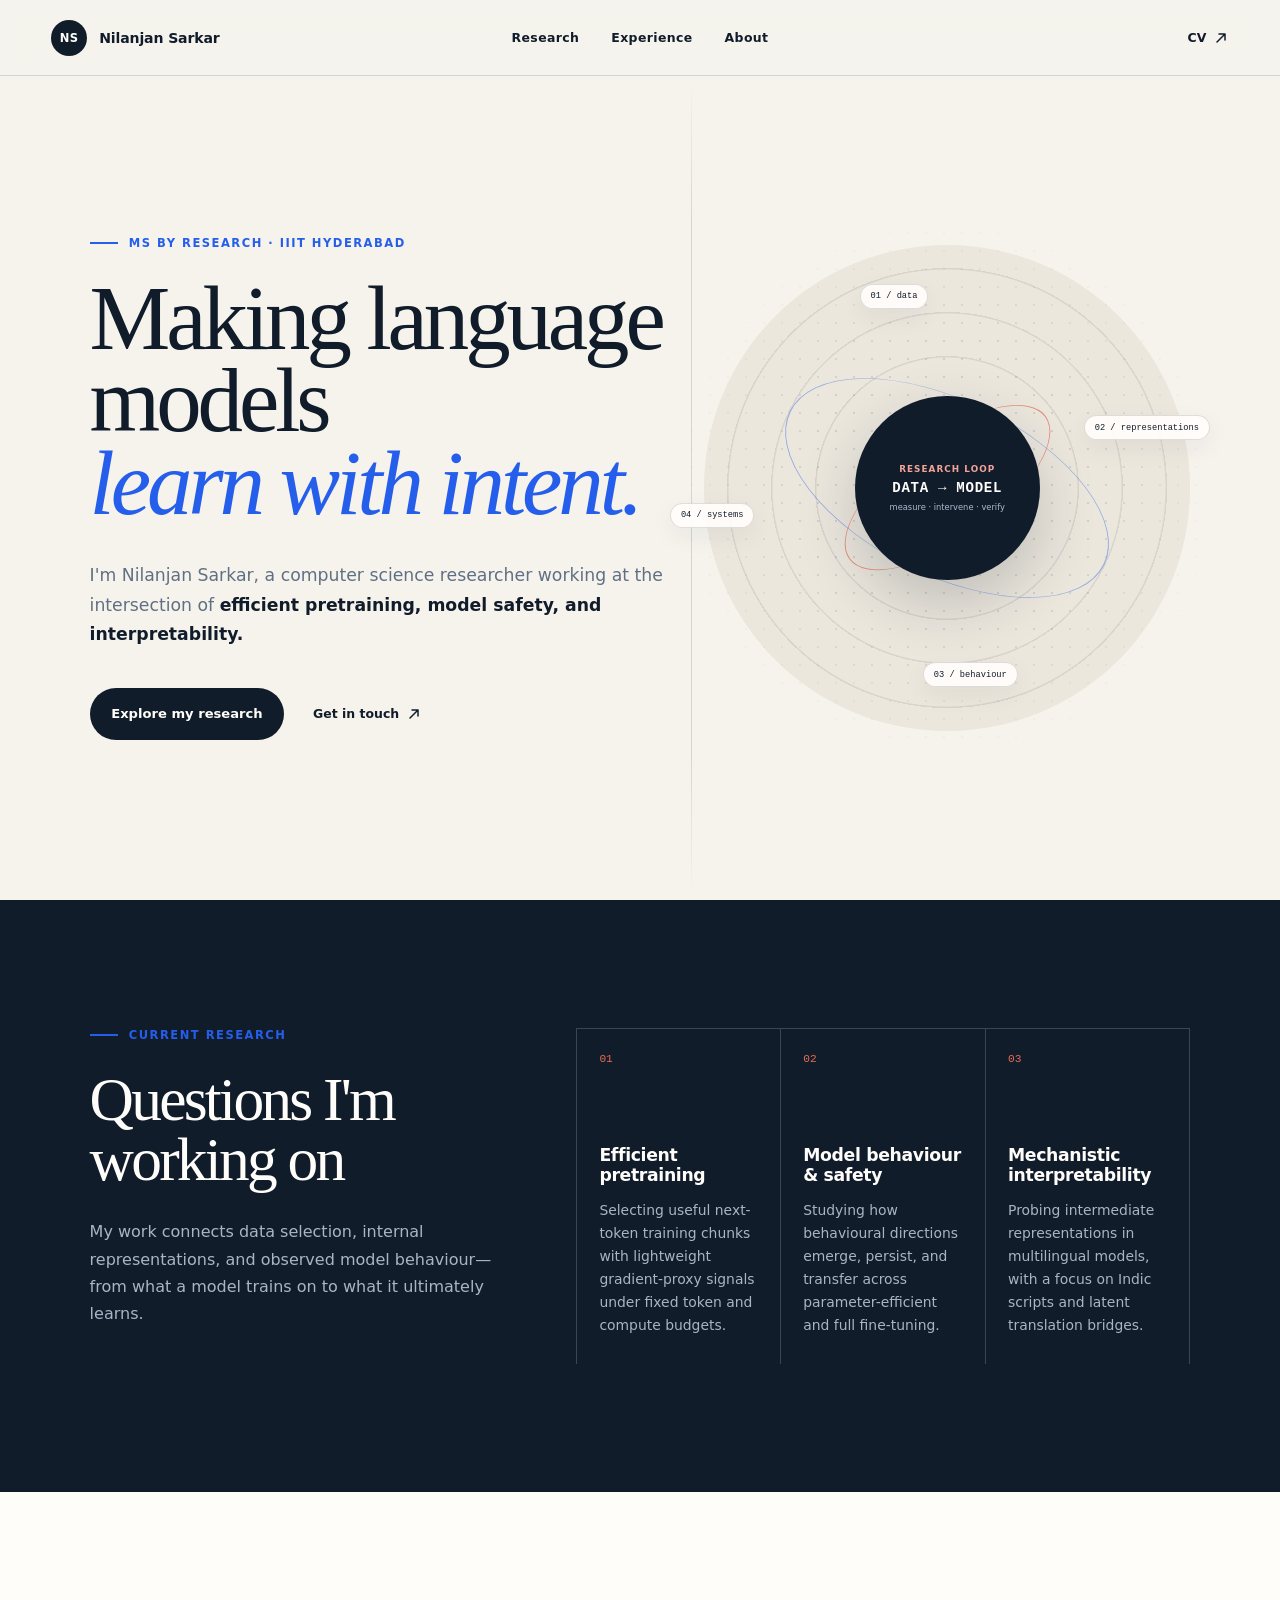
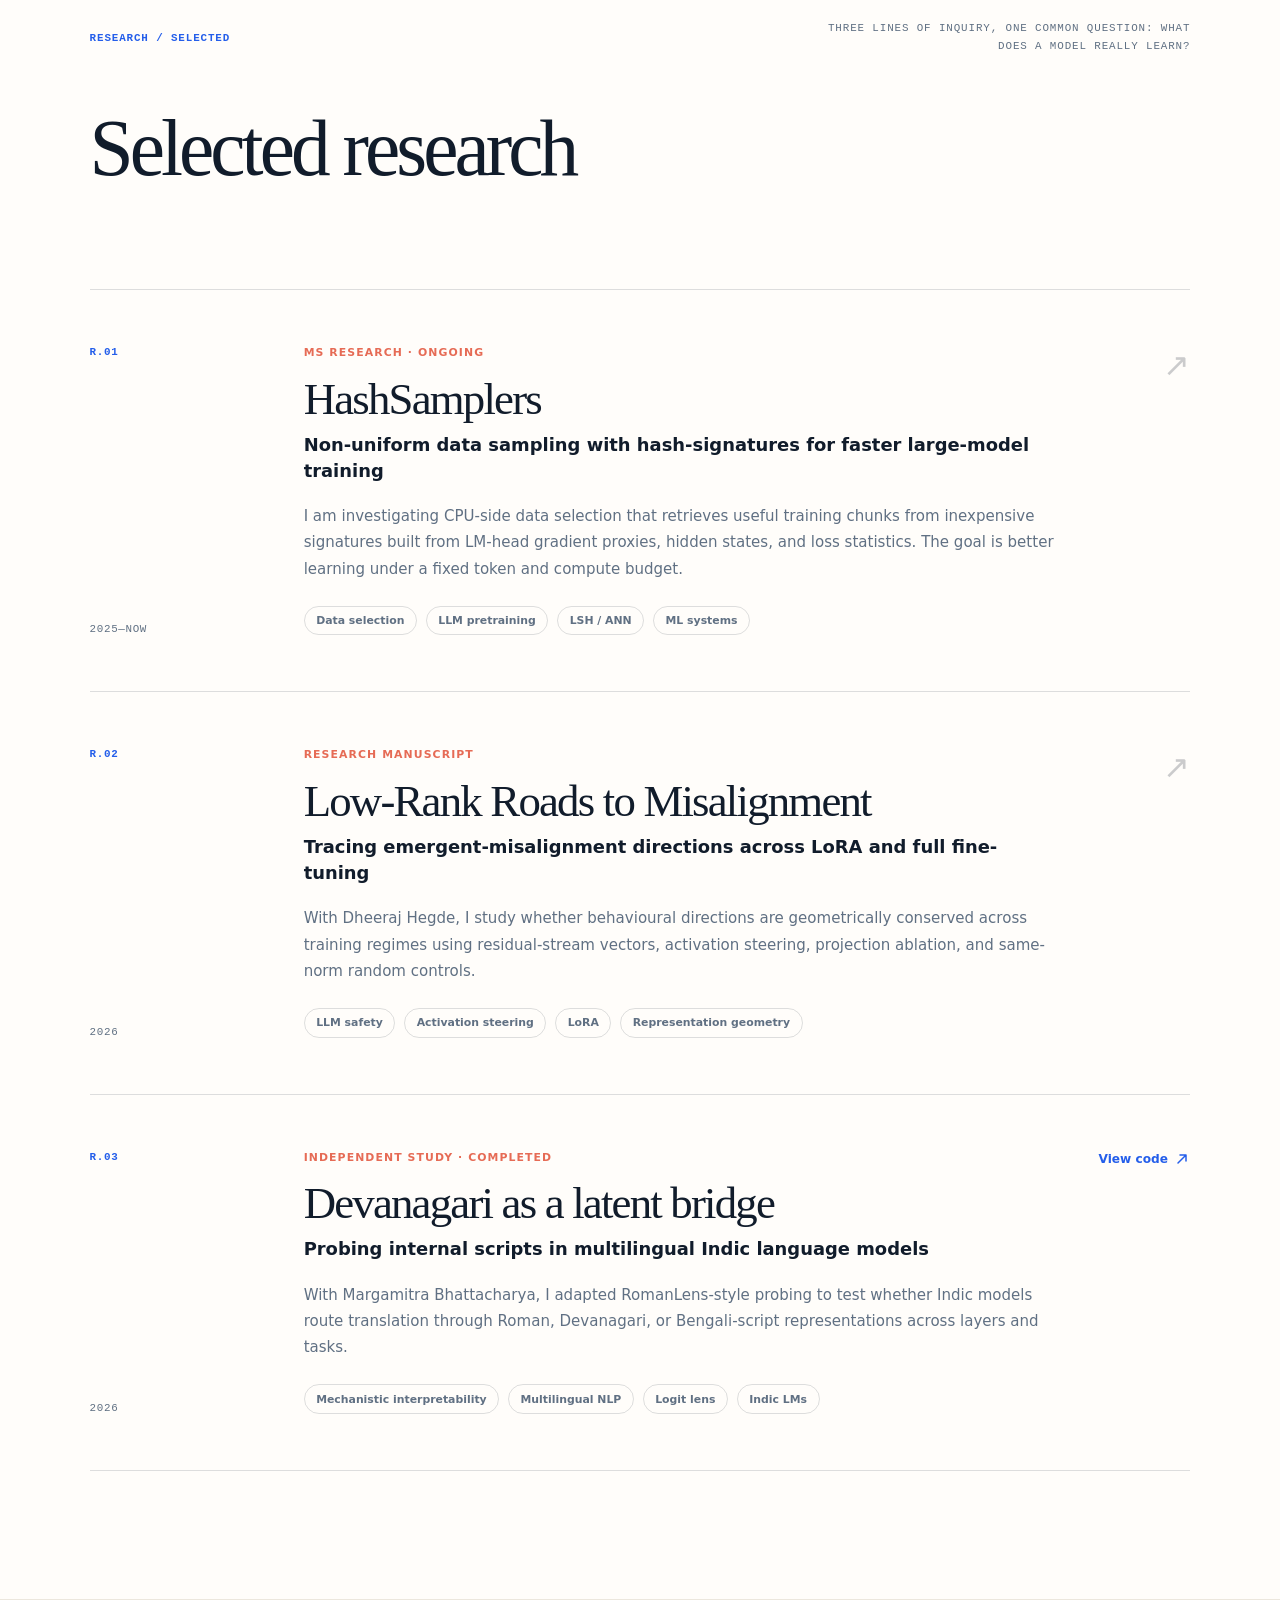
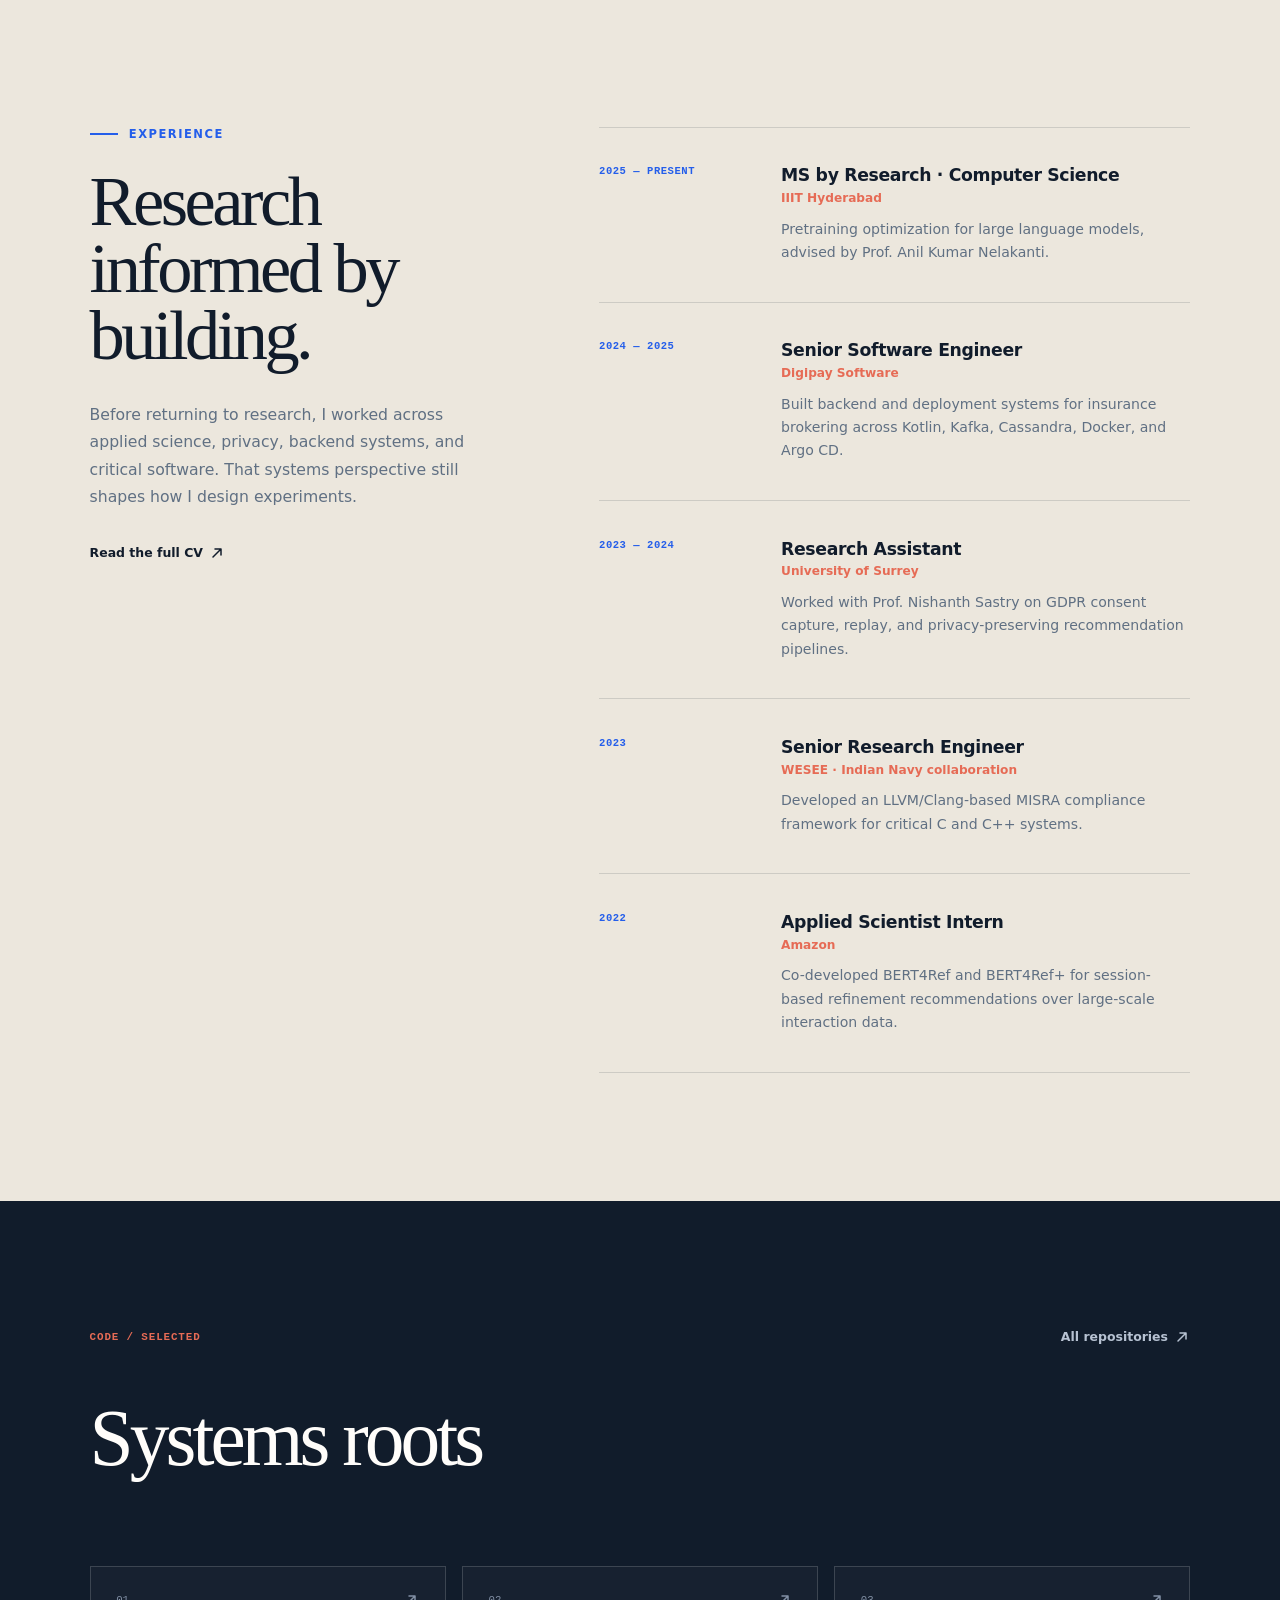
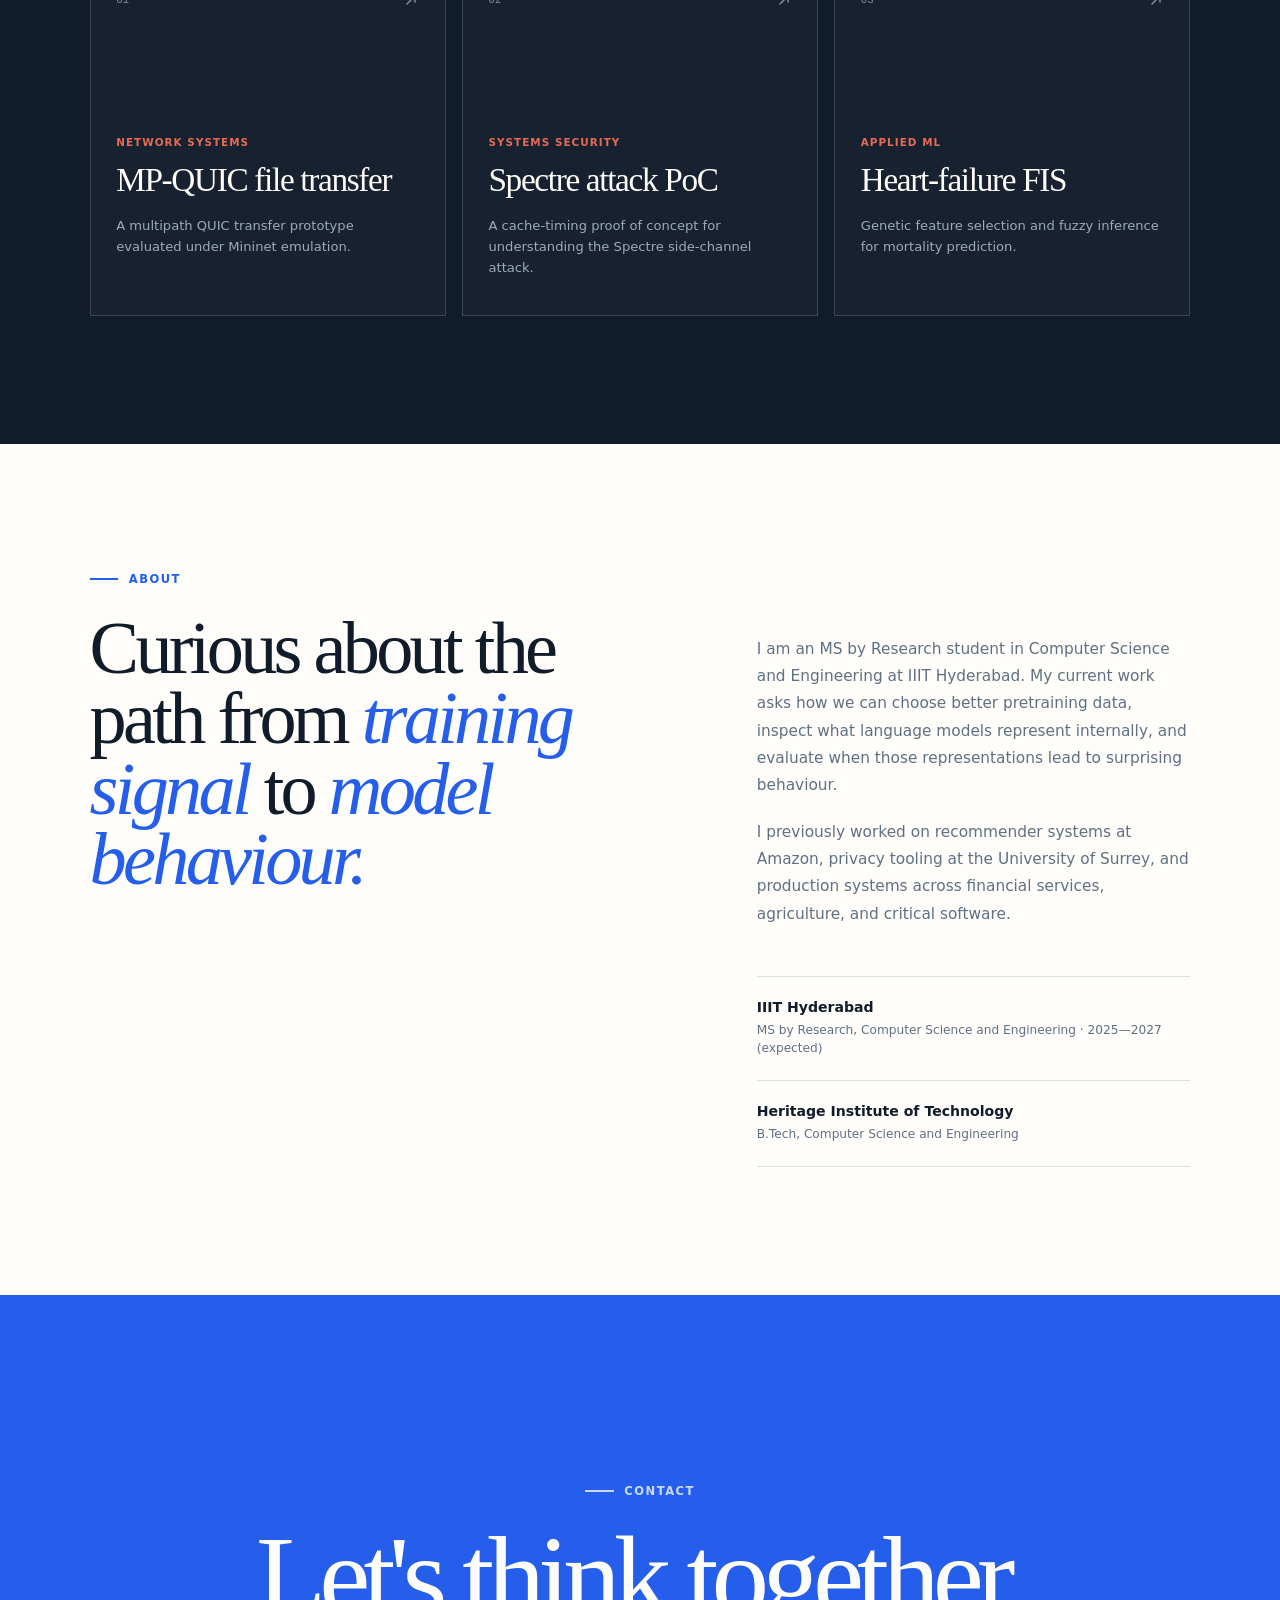
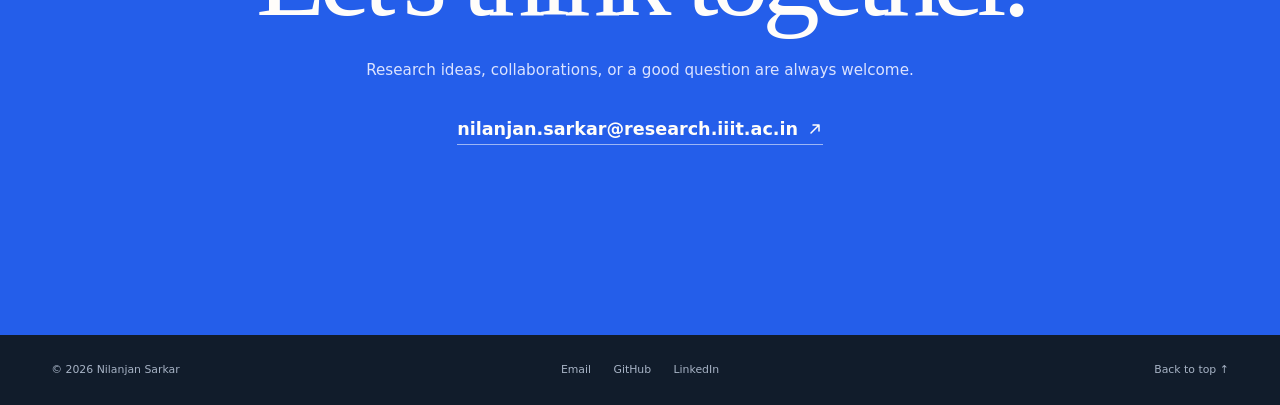
<file: index.html>
<!doctype html>
<html lang="en">
<head>
  <meta charset="utf-8">
  <meta name="viewport" content="width=device-width, initial-scale=1">
  <meta name="description" content="Nilanjan Sarkar — research in efficient language-model pretraining, model safety, mechanistic interpretability, and ML systems at IIIT Hyderabad.">
  <meta name="theme-color" content="#f6f3ed">
  <meta property="og:title" content="Nilanjan Sarkar — AI Researcher">
  <meta property="og:description" content="Research in efficient pretraining, model safety, mechanistic interpretability, and ML systems.">
  <meta property="og:type" content="website">
  <meta property="og:url" content="https://nilansa.github.io/old.nsbits.github.io/">
  <link rel="canonical" href="https://nilansa.github.io/old.nsbits.github.io/">
  <link rel="icon" href="favicon.svg" type="image/svg+xml">
  <link rel="stylesheet" href="styles.css">
  <title>Nilanjan Sarkar — AI Researcher</title>
  <script type="application/ld+json">
  {
    "@context": "https://schema.org",
    "@type": "Person",
    "name": "Nilanjan Sarkar",
    "url": "https://nilansa.github.io/old.nsbits.github.io/",
    "affiliation": {"@type": "CollegeOrUniversity", "name": "IIIT Hyderabad"},
    "sameAs": ["https://github.com/nilansa", "https://linkedin.com/in/nilansarkar"],
    "knowsAbout": ["Large language model pretraining", "AI safety", "Mechanistic interpretability", "Machine learning systems"]
  }
  </script>
</head>
<body>
  <a class="skip-link" href="#main-content">Skip to content</a>

  <header class="site-header">
    <a class="wordmark" href="#top" aria-label="Nilanjan Sarkar, home">
      <span class="wordmark-mark">NS</span>
      <span class="wordmark-name">Nilanjan Sarkar</span>
    </a>

    <nav class="site-nav" aria-label="Main navigation">
      <a href="#research">Research</a>
      <a href="#work">Experience</a>
      <a href="#about">About</a>
    </nav>

    <a class="header-link" href="Nilanjan_Sarkar_Resume_May2026.pdf" target="_blank" rel="noreferrer">
      CV <svg aria-hidden="true" viewBox="0 0 16 16"><path d="M4 12 12 4M6 4h6v6"/></svg>
    </a>
  </header>

  <main id="main-content">
    <section class="hero" id="top">
      <div class="hero-copy">
        <p class="eyebrow"><span></span> MS by Research · IIIT Hyderabad</p>
        <h1>Making language models <em>learn with intent.</em></h1>
        <p class="hero-intro">
          I&apos;m Nilanjan Sarkar, a computer science researcher working at the intersection of
          <strong>efficient pretraining, model safety, and interpretability.</strong>
        </p>
        <div class="hero-actions">
          <a class="button button-primary" href="#research">Explore my research</a>
          <a class="text-link" href="mailto:nilanjan.sarkar@research.iiit.ac.in">
            Get in touch <svg aria-hidden="true" viewBox="0 0 16 16"><path d="M4 12 12 4M6 4h6v6"/></svg>
          </a>
        </div>
      </div>

      <div class="hero-visual" role="img" aria-label="Research themes: data, representations, behaviour, and systems">
        <div class="visual-orbit orbit-one"></div>
        <div class="visual-orbit orbit-two"></div>
        <div class="visual-core">
          <span class="core-kicker">Research loop</span>
          <strong>DATA → MODEL</strong>
          <span>measure · intervene · verify</span>
        </div>
        <span class="visual-label label-one">01 / data</span>
        <span class="visual-label label-two">02 / representations</span>
        <span class="visual-label label-three">03 / behaviour</span>
        <span class="visual-label label-four">04 / systems</span>
      </div>
    </section>

    <section class="research-preview section-shell" id="research">
      <div class="section-heading">
        <p class="eyebrow"><span></span> Current research</p>
        <h2>Questions I&apos;m working on</h2>
        <p>
          My work connects data selection, internal representations, and observed model behaviour—
          from what a model trains on to what it ultimately learns.
        </p>
      </div>

      <div class="research-grid">
        <article class="research-card">
          <div class="card-number">01</div>
          <h3>Efficient pretraining</h3>
          <p>Selecting useful next-token training chunks with lightweight gradient-proxy signals under fixed token and compute budgets.</p>
        </article>
        <article class="research-card">
          <div class="card-number">02</div>
          <h3>Model behaviour &amp; safety</h3>
          <p>Studying how behavioural directions emerge, persist, and transfer across parameter-efficient and full fine-tuning.</p>
        </article>
        <article class="research-card">
          <div class="card-number">03</div>
          <h3>Mechanistic interpretability</h3>
          <p>Probing intermediate representations in multilingual models, with a focus on Indic scripts and latent translation bridges.</p>
        </article>
      </div>
    </section>

    <section class="projects-section section-shell" aria-labelledby="selected-research-title">
      <div class="section-label-row">
        <p class="section-index">RESEARCH / SELECTED</p>
        <p class="section-note">Three lines of inquiry, one common question: what does a model really learn?</p>
      </div>
      <h2 class="display-title" id="selected-research-title">Selected research</h2>

      <div class="projects-list">
        <article class="project-row">
          <div class="project-code"><span>R.01</span><span>2025—NOW</span></div>
          <div class="project-body">
            <p class="project-status">MS research · ongoing</p>
            <h3>HashSamplers</h3>
            <h4>Non-uniform data sampling with hash-signatures for faster large-model training</h4>
            <p>I am investigating CPU-side data selection that retrieves useful training chunks from inexpensive signatures built from LM-head gradient proxies, hidden states, and loss statistics. The goal is better learning under a fixed token and compute budget.</p>
            <ul class="tag-list" aria-label="HashSamplers topics">
              <li>Data selection</li><li>LLM pretraining</li><li>LSH / ANN</li><li>ML systems</li>
            </ul>
          </div>
          <div class="project-end" aria-hidden="true">↗</div>
        </article>

        <article class="project-row">
          <div class="project-code"><span>R.02</span><span>2026</span></div>
          <div class="project-body">
            <p class="project-status">Research manuscript</p>
            <h3>Low-Rank Roads to Misalignment</h3>
            <h4>Tracing emergent-misalignment directions across LoRA and full fine-tuning</h4>
            <p>With Dheeraj Hegde, I study whether behavioural directions are geometrically conserved across training regimes using residual-stream vectors, activation steering, projection ablation, and same-norm random controls.</p>
            <ul class="tag-list" aria-label="Low-Rank Roads to Misalignment topics">
              <li>LLM safety</li><li>Activation steering</li><li>LoRA</li><li>Representation geometry</li>
            </ul>
          </div>
          <div class="project-end" aria-hidden="true">↗</div>
        </article>

        <article class="project-row">
          <div class="project-code"><span>R.03</span><span>2026</span></div>
          <div class="project-body">
            <p class="project-status">Independent study · completed</p>
            <h3>Devanagari as a latent bridge</h3>
            <h4>Probing internal scripts in multilingual Indic language models</h4>
            <p>With Margamitra Bhattacharya, I adapted RomanLens-style probing to test whether Indic models route translation through Roman, Devanagari, or Bengali-script representations across layers and tasks.</p>
            <ul class="tag-list" aria-label="Devanagari latent bridge topics">
              <li>Mechanistic interpretability</li><li>Multilingual NLP</li><li>Logit lens</li><li>Indic LMs</li>
            </ul>
          </div>
          <div class="project-end">
            <a href="https://github.com/nilansa/swiGLU-inlp" target="_blank" rel="noreferrer" aria-label="View code for Devanagari as a latent bridge">
              View code <svg aria-hidden="true" viewBox="0 0 16 16"><path d="M4 12 12 4M6 4h6v6"/></svg>
            </a>
          </div>
        </article>
      </div>
    </section>

    <section class="experience-section section-shell" id="work" aria-labelledby="experience-title">
      <div class="experience-intro">
        <p class="eyebrow"><span></span> Experience</p>
        <h2 class="display-title" id="experience-title">Research informed by building.</h2>
        <p>Before returning to research, I worked across applied science, privacy, backend systems, and critical software. That systems perspective still shapes how I design experiments.</p>
        <a class="text-link" href="Nilanjan_Sarkar_Resume_May2026.pdf" target="_blank" rel="noreferrer">
          Read the full CV <svg aria-hidden="true" viewBox="0 0 16 16"><path d="M4 12 12 4M6 4h6v6"/></svg>
        </a>
      </div>

      <div class="timeline">
        <article class="timeline-item">
          <p class="timeline-date">2025 — PRESENT</p>
          <div><h3>MS by Research · Computer Science</h3><p class="timeline-place">IIIT Hyderabad</p><p class="timeline-detail">Pretraining optimization for large language models, advised by Prof. Anil Kumar Nelakanti.</p></div>
        </article>
        <article class="timeline-item">
          <p class="timeline-date">2024 — 2025</p>
          <div><h3>Senior Software Engineer</h3><p class="timeline-place">Digipay Software</p><p class="timeline-detail">Built backend and deployment systems for insurance brokering across Kotlin, Kafka, Cassandra, Docker, and Argo CD.</p></div>
        </article>
        <article class="timeline-item">
          <p class="timeline-date">2023 — 2024</p>
          <div><h3>Research Assistant</h3><p class="timeline-place">University of Surrey</p><p class="timeline-detail">Worked with Prof. Nishanth Sastry on GDPR consent capture, replay, and privacy-preserving recommendation pipelines.</p></div>
        </article>
        <article class="timeline-item">
          <p class="timeline-date">2023</p>
          <div><h3>Senior Research Engineer</h3><p class="timeline-place">WESEE · Indian Navy collaboration</p><p class="timeline-detail">Developed an LLVM/Clang-based MISRA compliance framework for critical C and C++ systems.</p></div>
        </article>
        <article class="timeline-item">
          <p class="timeline-date">2022</p>
          <div><h3>Applied Scientist Intern</h3><p class="timeline-place">Amazon</p><p class="timeline-detail">Co-developed BERT4Ref and BERT4Ref+ for session-based refinement recommendations over large-scale interaction data.</p></div>
        </article>
      </div>
    </section>

    <section class="systems-section section-shell" aria-labelledby="systems-title">
      <div class="section-label-row">
        <p class="section-index">CODE / SELECTED</p>
        <a class="text-link" href="https://github.com/nilansa" target="_blank" rel="noreferrer">
          All repositories <svg aria-hidden="true" viewBox="0 0 16 16"><path d="M4 12 12 4M6 4h6v6"/></svg>
        </a>
      </div>
      <h2 class="display-title" id="systems-title">Systems roots</h2>

      <div class="code-grid">
        <a class="code-card" href="https://github.com/nilansa/MPQUICFileTransfer" target="_blank" rel="noreferrer">
          <div class="code-card-top"><span>01</span><svg aria-hidden="true" viewBox="0 0 16 16"><path d="M4 12 12 4M6 4h6v6"/></svg></div>
          <p>NETWORK SYSTEMS</p><h3>MP-QUIC file transfer</h3><span class="code-description">A multipath QUIC transfer prototype evaluated under Mininet emulation.</span>
        </a>
        <a class="code-card" href="https://github.com/nilansa/spectre" target="_blank" rel="noreferrer">
          <div class="code-card-top"><span>02</span><svg aria-hidden="true" viewBox="0 0 16 16"><path d="M4 12 12 4M6 4h6v6"/></svg></div>
          <p>SYSTEMS SECURITY</p><h3>Spectre attack PoC</h3><span class="code-description">A cache-timing proof of concept for understanding the Spectre side-channel attack.</span>
        </a>
        <a class="code-card" href="https://github.com/nilansa/ADM_Project_FIS" target="_blank" rel="noreferrer">
          <div class="code-card-top"><span>03</span><svg aria-hidden="true" viewBox="0 0 16 16"><path d="M4 12 12 4M6 4h6v6"/></svg></div>
          <p>APPLIED ML</p><h3>Heart-failure FIS</h3><span class="code-description">Genetic feature selection and fuzzy inference for mortality prediction.</span>
        </a>
      </div>
    </section>

    <section class="about-section section-shell" id="about" aria-labelledby="about-title">
      <div class="about-statement">
        <p class="eyebrow"><span></span> About</p>
        <h2 class="display-title" id="about-title">Curious about the path from <em>training signal</em> to <em>model behaviour.</em></h2>
      </div>

      <div class="about-details">
        <p>I am an MS by Research student in Computer Science and Engineering at IIIT Hyderabad. My current work asks how we can choose better pretraining data, inspect what language models represent internally, and evaluate when those representations lead to surprising behaviour.</p>
        <p>I previously worked on recommender systems at Amazon, privacy tooling at the University of Surrey, and production systems across financial services, agriculture, and critical software.</p>
        <dl class="education-list">
          <div><dt>IIIT Hyderabad</dt><dd>MS by Research, Computer Science and Engineering · 2025—2027 (expected)</dd></div>
          <div><dt>Heritage Institute of Technology</dt><dd>B.Tech, Computer Science and Engineering</dd></div>
        </dl>
      </div>
    </section>

    <section class="contact-section" aria-labelledby="contact-title">
      <p class="eyebrow"><span></span> Contact</p>
      <h2 id="contact-title">Let&apos;s think together.</h2>
      <p>Research ideas, collaborations, or a good question are always welcome.</p>
      <a class="contact-email" href="mailto:nilanjan.sarkar@research.iiit.ac.in">
        nilanjan.sarkar@research.iiit.ac.in <svg aria-hidden="true" viewBox="0 0 16 16"><path d="M4 12 12 4M6 4h6v6"/></svg>
      </a>
    </section>
  </main>

  <footer class="site-footer">
    <p>© 2026 Nilanjan Sarkar</p>
    <div>
      <a href="mailto:nilansarkar@gmail.com">Email</a>
      <a href="https://github.com/nilansa" target="_blank" rel="noreferrer">GitHub</a>
      <a href="https://linkedin.com/in/nilansarkar" target="_blank" rel="noreferrer">LinkedIn</a>
    </div>
    <a href="#top">Back to top ↑</a>
  </footer>
</body>
</html>
</file>
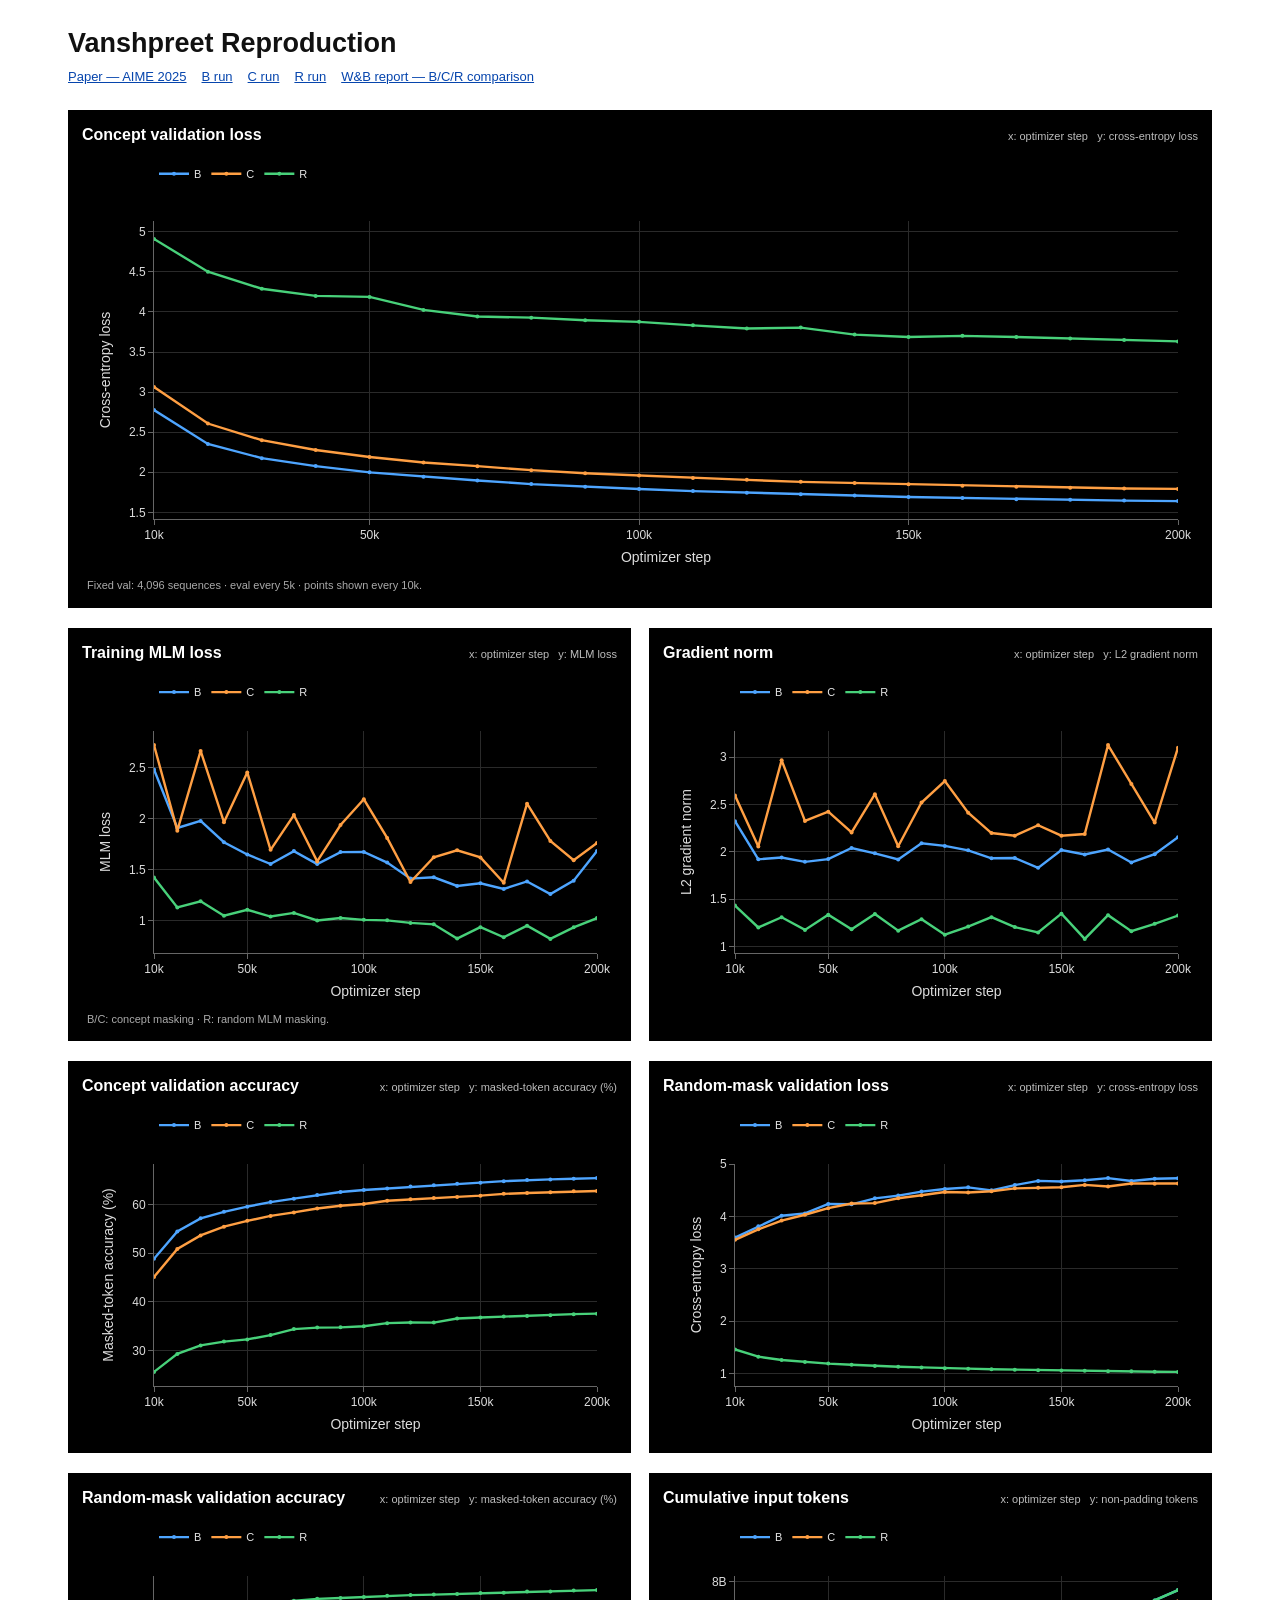
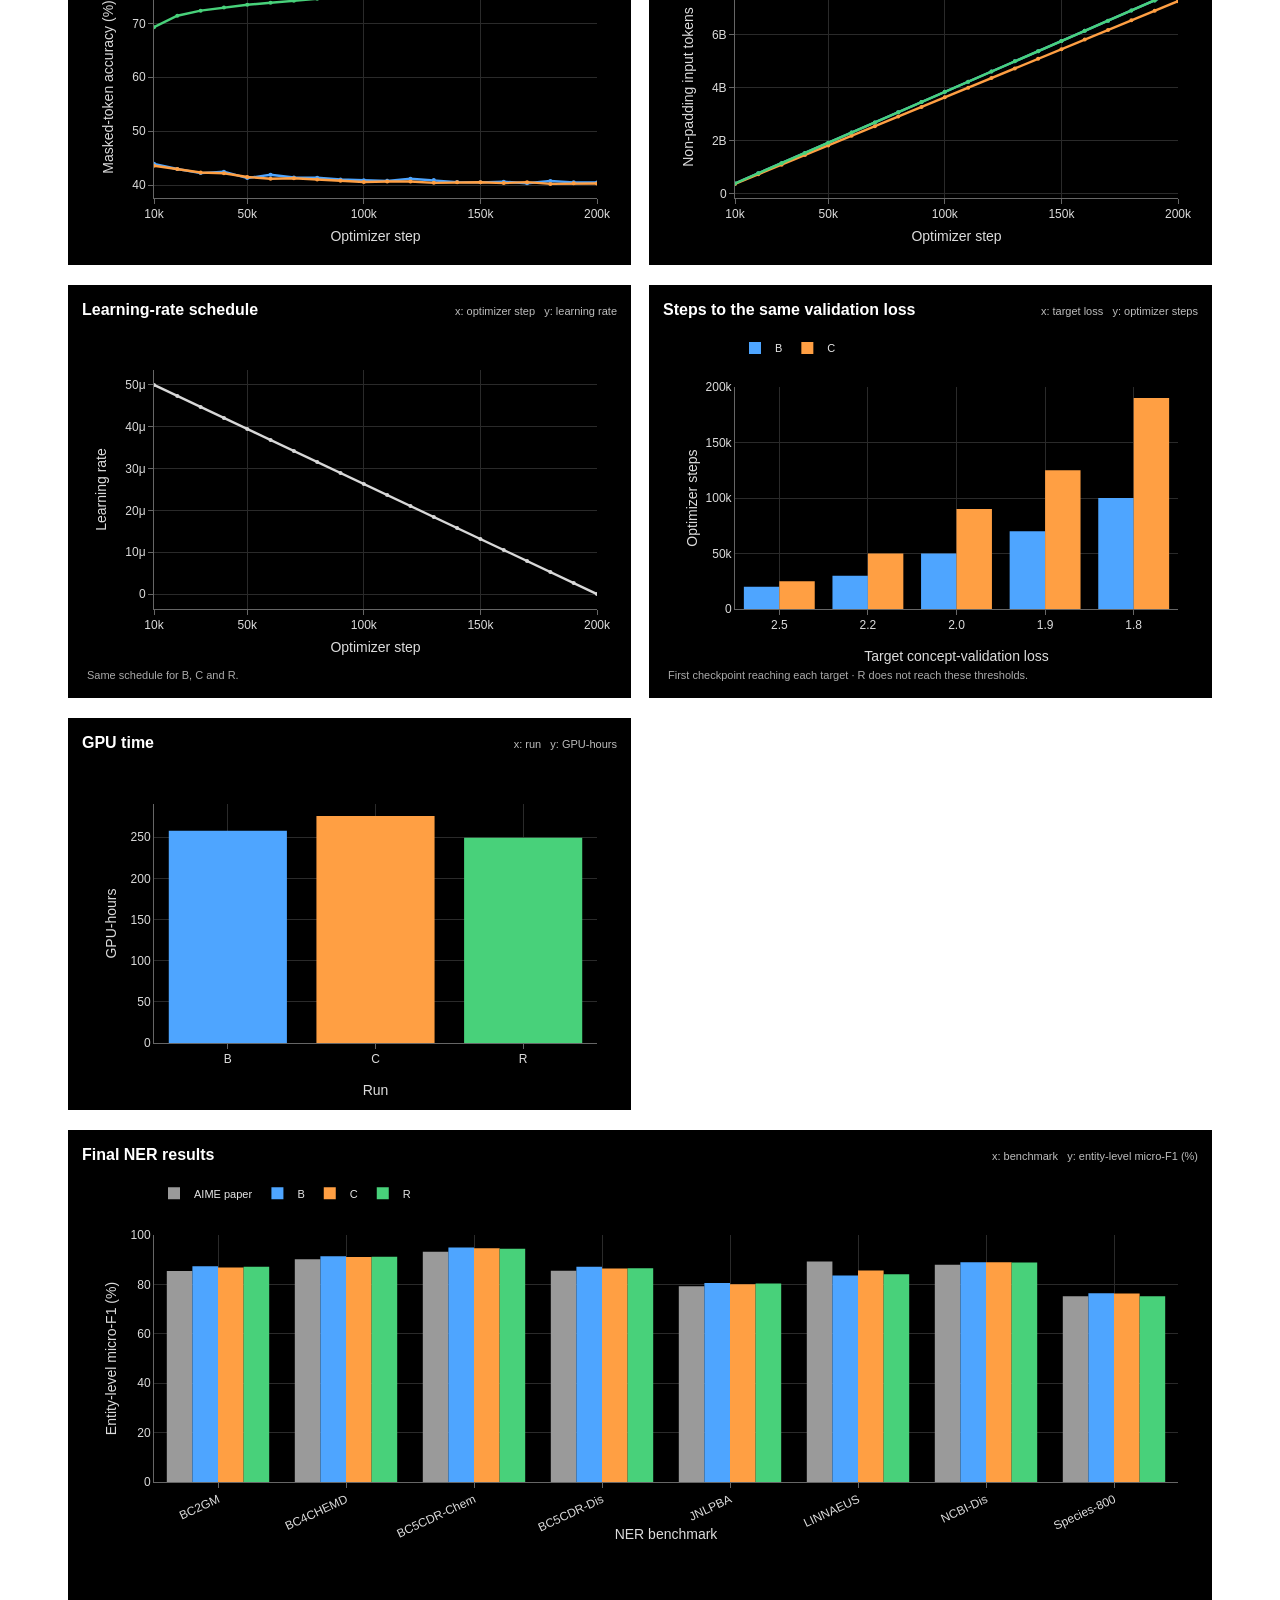
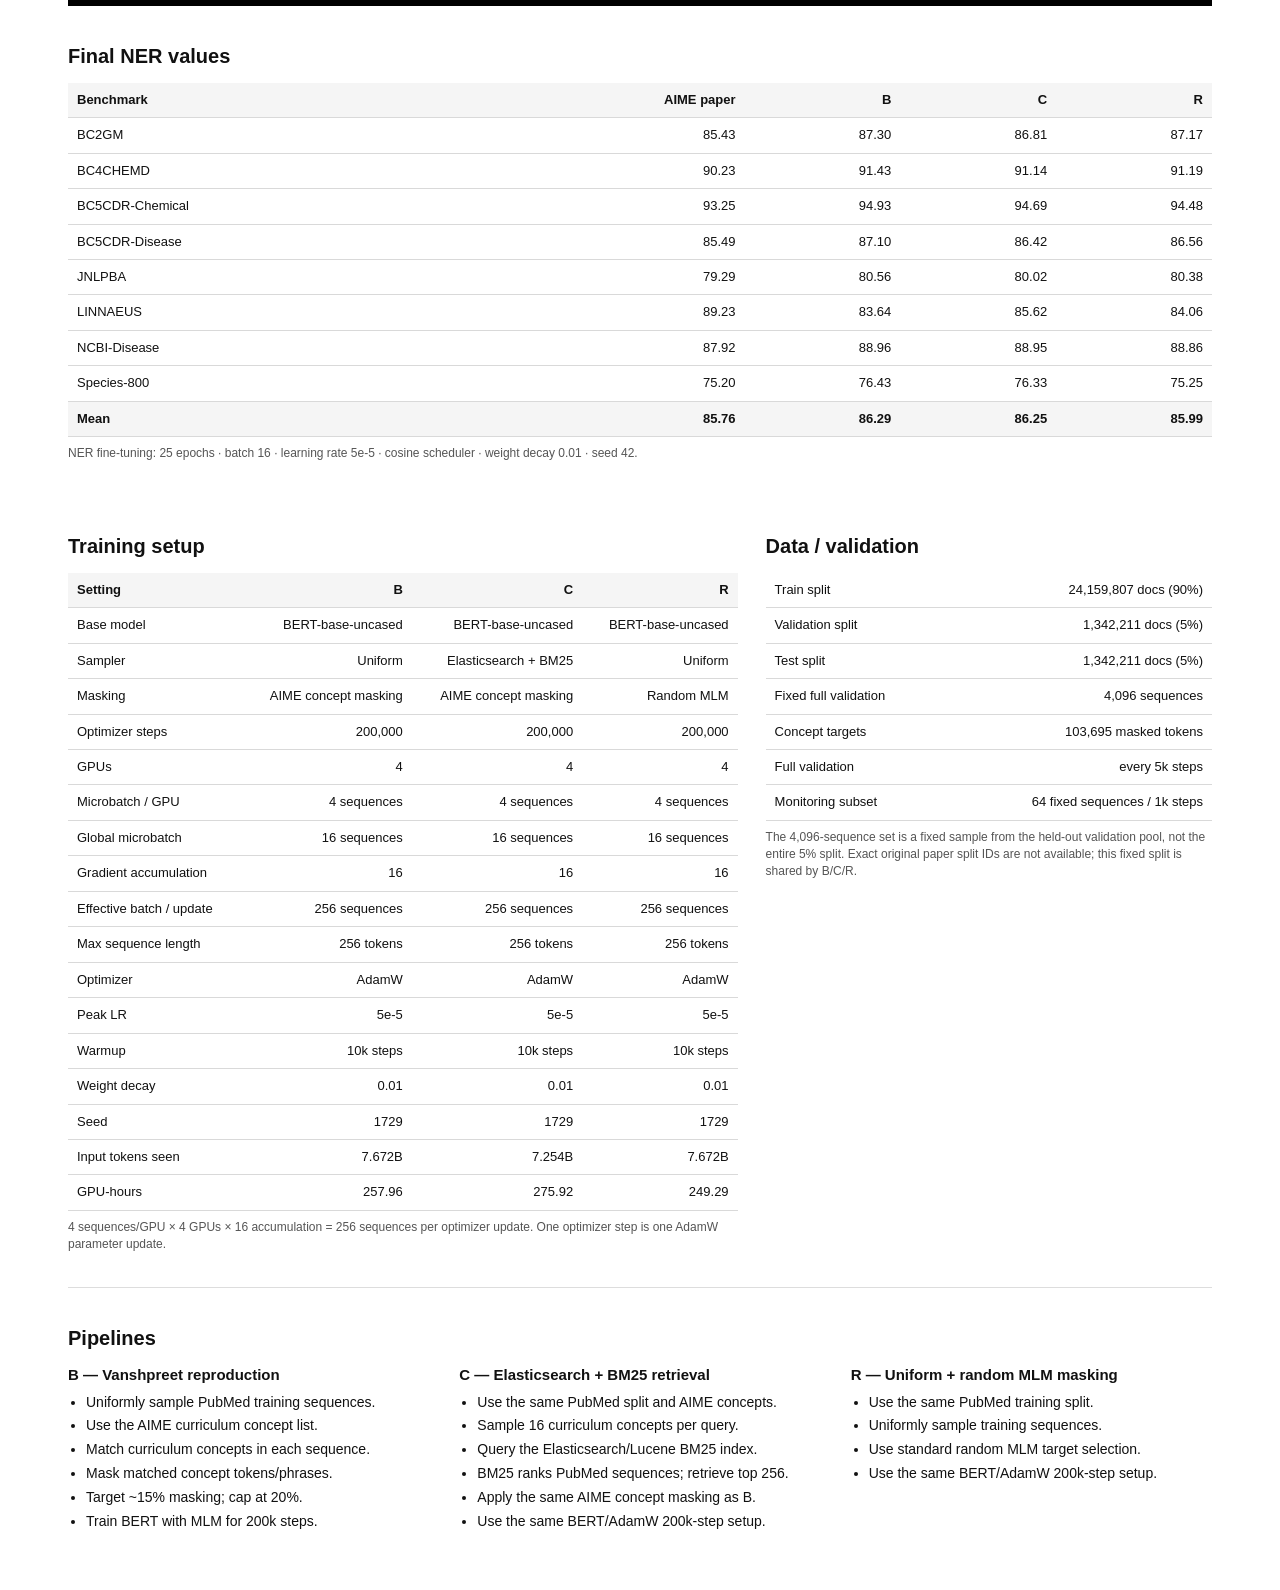
<file: aime-bcr-dashboard/index.html>
<!doctype html>
<html lang="en">
<head>
<meta charset="utf-8">
<meta name="viewport" content="width=device-width, initial-scale=1">
<meta name="theme-color" content="#ffffff">
<title>Vanshpreet Reproduction</title>
<script src="https://cdn.plot.ly/plotly-2.35.2.min.js"></script>
<style>
*{box-sizing:border-box}html{background:#fff}body{margin:0;background:#fff;color:#111;overflow-x:hidden;font-family:Arial,Helvetica,sans-serif;font-size:14px;line-height:1.42}.wrap{max-width:1180px;margin:0 auto;padding:28px 18px 54px}h1{font-size:27px;line-height:1.15;margin:0;font-weight:600}h2{font-size:20px;margin:36px 0 12px;font-weight:600}h3{font-size:15px;margin:0 0 8px;font-weight:600}.links{display:flex;flex-wrap:wrap;gap:6px 15px;margin:9px 0 23px;font-size:13px}.links a{color:#0645ad;text-decoration:underline;white-space:nowrap;flex:0 0 auto}.graphs{display:grid;grid-template-columns:1fr 1fr;gap:20px 18px}.figure{background:#000;color:#fff;border:1px solid #000;padding:13px 13px 8px;min-width:0;overflow:hidden}.figure.full{grid-column:1/-1}.fighead{display:flex;justify-content:space-between;align-items:baseline;gap:12px;margin-bottom:1px}.figtitle{font-size:16px;font-weight:600;color:#fff}.axes{font-size:11px;color:#bdbdbd;text-align:right;white-space:nowrap}.chart{height:345px;width:100%}.figure.full .chart{height:430px}.caption{font-size:11px;color:#aaa;margin:1px 5px 5px;white-space:normal;overflow-wrap:anywhere}.section{margin-top:34px}.tablewrap{overflow-x:auto}table{width:100%;border-collapse:collapse;font-size:13px}th,td{padding:8px 9px;border-bottom:1px solid #d9d9d9;text-align:right;vertical-align:top}th{background:#f5f5f5;font-weight:600}th:first-child,td:first-child{text-align:left}.small{font-size:12px;color:#555;margin-top:8px}.setupgrid{display:grid;grid-template-columns:1.2fr .8fr;gap:28px}.pipelinegrid{display:grid;grid-template-columns:repeat(3,1fr);gap:30px}.pipelinegrid h3{font-size:15px;margin-bottom:7px}.pipelinegrid ul{margin:0;padding-left:18px}.pipelinegrid li{margin:4px 0}.rule{border:0;border-top:1px solid #ddd;margin:34px 0 0}.foot{font-size:12px;color:#555;margin-top:8px}@media(max-width:780px){.wrap{padding:20px 10px 42px}.links{display:grid;grid-template-columns:max-content max-content;gap:5px 16px}.graphs{grid-template-columns:minmax(0,1fr);gap:14px}.figure.full{grid-column:auto}.chart,.figure.full .chart{height:345px}.fighead{display:block}.axes{text-align:left;margin-top:3px;white-space:normal}.setupgrid,.pipelinegrid{grid-template-columns:1fr;gap:22px}h1{font-size:24px}.links{margin-bottom:18px}.figure{padding:10px 8px 6px;width:calc(100vw - 20px);max-width:calc(100vw - 20px)}.chart{max-width:100%!important}.caption{max-width:100%}th,td{font-size:12px;padding:7px}}
</style>
</head>
<body><main class="wrap">
<h1>Vanshpreet Reproduction</h1>
<div class="links">
<a href="https://doi.org/10.1007/978-3-031-95841-0_40" target="_blank" rel="noopener">Paper — AIME 2025</a>
<a href="https://wandb.ai/nilansa/aime-repro/runs/aimehfprovb20260829prod2" target="_blank" rel="noopener">B run</a>
<a href="https://wandb.ai/nilansa/aime-repro/runs/aimecpackv220260901" target="_blank" rel="noopener">C run</a>
<a href="https://wandb.ai/nilansa/aime-repro/runs/aimehfrand-2692856" target="_blank" rel="noopener">R run</a>
<a href="https://wandb.ai/nilansa/aime-repro/reports/B-C-R-comparison--VmlldzoxNzkzOTExOA" target="_blank" rel="noopener">W&amp;B report — B/C/R comparison</a>
</div>

<section class="graphs">
<div class="figure full"><div class="fighead"><div class="figtitle">Concept validation loss</div><div class="axes">x: optimizer step &nbsp; y: cross-entropy loss</div></div><div id="val" class="chart"></div><div class="caption">Fixed val: 4,096 sequences · eval every 5k · points shown every 10k.</div></div>
<div class="figure"><div class="fighead"><div class="figtitle">Training MLM loss</div><div class="axes">x: optimizer step &nbsp; y: MLM loss</div></div><div id="train" class="chart"></div><div class="caption">B/C: concept masking · R: random MLM masking.</div></div>
<div class="figure"><div class="fighead"><div class="figtitle">Gradient norm</div><div class="axes">x: optimizer step &nbsp; y: L2 gradient norm</div></div><div id="grad" class="chart"></div></div>
<div class="figure"><div class="fighead"><div class="figtitle">Concept validation accuracy</div><div class="axes">x: optimizer step &nbsp; y: masked-token accuracy (%)</div></div><div id="acc" class="chart"></div></div>
<div class="figure"><div class="fighead"><div class="figtitle">Random-mask validation loss</div><div class="axes">x: optimizer step &nbsp; y: cross-entropy loss</div></div><div id="rval" class="chart"></div></div>
<div class="figure"><div class="fighead"><div class="figtitle">Random-mask validation accuracy</div><div class="axes">x: optimizer step &nbsp; y: masked-token accuracy (%)</div></div><div id="racc" class="chart"></div></div>
<div class="figure"><div class="fighead"><div class="figtitle">Cumulative input tokens</div><div class="axes">x: optimizer step &nbsp; y: non-padding tokens</div></div><div id="tok" class="chart"></div></div>
<div class="figure"><div class="fighead"><div class="figtitle">Learning-rate schedule</div><div class="axes">x: optimizer step &nbsp; y: learning rate</div></div><div id="lr" class="chart"></div><div class="caption">Same schedule for B, C and R.</div></div>
<div class="figure"><div class="fighead"><div class="figtitle">Steps to the same validation loss</div><div class="axes">x: target loss &nbsp; y: optimizer steps</div></div><div id="sameLoss" class="chart"></div><div class="caption">First checkpoint reaching each target · R does not reach these thresholds.</div></div>
<div class="figure"><div class="fighead"><div class="figtitle">GPU time</div><div class="axes">x: run &nbsp; y: GPU-hours</div></div><div id="gpu" class="chart"></div></div>
<div class="figure full"><div class="fighead"><div class="figtitle">Final NER results</div><div class="axes">x: benchmark &nbsp; y: entity-level micro-F1 (%)</div></div><div id="ner" class="chart"></div></div>
</section>

<section class="section">
<h2>Final NER values</h2>
<div class="tablewrap"><table>
<thead><tr><th>Benchmark</th><th>AIME paper</th><th>B</th><th>C</th><th>R</th></tr></thead>
<tbody>
<tr><td>BC2GM</td><td>85.43</td><td>87.30</td><td>86.81</td><td>87.17</td></tr>
<tr><td>BC4CHEMD</td><td>90.23</td><td>91.43</td><td>91.14</td><td>91.19</td></tr>
<tr><td>BC5CDR-Chemical</td><td>93.25</td><td>94.93</td><td>94.69</td><td>94.48</td></tr>
<tr><td>BC5CDR-Disease</td><td>85.49</td><td>87.10</td><td>86.42</td><td>86.56</td></tr>
<tr><td>JNLPBA</td><td>79.29</td><td>80.56</td><td>80.02</td><td>80.38</td></tr>
<tr><td>LINNAEUS</td><td>89.23</td><td>83.64</td><td>85.62</td><td>84.06</td></tr>
<tr><td>NCBI-Disease</td><td>87.92</td><td>88.96</td><td>88.95</td><td>88.86</td></tr>
<tr><td>Species-800</td><td>75.20</td><td>76.43</td><td>76.33</td><td>75.25</td></tr>
<tr><th>Mean</th><th>85.76</th><th>86.29</th><th>86.25</th><th>85.99</th></tr>
</tbody></table></div>
<div class="small">NER fine-tuning: 25 epochs · batch 16 · learning rate 5e-5 · cosine scheduler · weight decay 0.01 · seed 42.</div>
</section>

<section class="section setupgrid">
<div><h2>Training setup</h2><div class="tablewrap"><table>
<thead><tr><th>Setting</th><th>B</th><th>C</th><th>R</th></tr></thead>
<tbody>
<tr><td>Base model</td><td>BERT-base-uncased</td><td>BERT-base-uncased</td><td>BERT-base-uncased</td></tr>
<tr><td>Sampler</td><td>Uniform</td><td>Elasticsearch + BM25</td><td>Uniform</td></tr>
<tr><td>Masking</td><td>AIME concept masking</td><td>AIME concept masking</td><td>Random MLM</td></tr>
<tr><td>Optimizer steps</td><td>200,000</td><td>200,000</td><td>200,000</td></tr>
<tr><td>GPUs</td><td>4</td><td>4</td><td>4</td></tr>
<tr><td>Microbatch / GPU</td><td>4 sequences</td><td>4 sequences</td><td>4 sequences</td></tr>
<tr><td>Global microbatch</td><td>16 sequences</td><td>16 sequences</td><td>16 sequences</td></tr>
<tr><td>Gradient accumulation</td><td>16</td><td>16</td><td>16</td></tr>
<tr><td>Effective batch / update</td><td>256 sequences</td><td>256 sequences</td><td>256 sequences</td></tr>
<tr><td>Max sequence length</td><td>256 tokens</td><td>256 tokens</td><td>256 tokens</td></tr>
<tr><td>Optimizer</td><td>AdamW</td><td>AdamW</td><td>AdamW</td></tr>
<tr><td>Peak LR</td><td>5e-5</td><td>5e-5</td><td>5e-5</td></tr>
<tr><td>Warmup</td><td>10k steps</td><td>10k steps</td><td>10k steps</td></tr>
<tr><td>Weight decay</td><td>0.01</td><td>0.01</td><td>0.01</td></tr>
<tr><td>Seed</td><td>1729</td><td>1729</td><td>1729</td></tr>
<tr><td>Input tokens seen</td><td>7.672B</td><td>7.254B</td><td>7.672B</td></tr>
<tr><td>GPU-hours</td><td>257.96</td><td>275.92</td><td>249.29</td></tr>
</tbody></table></div>
<div class="small">4 sequences/GPU × 4 GPUs × 16 accumulation = 256 sequences per optimizer update. One optimizer step is one AdamW parameter update.</div></div>
<div><h2>Data / validation</h2><table>
<tbody>
<tr><td>Train split</td><td>24,159,807 docs (90%)</td></tr>
<tr><td>Validation split</td><td>1,342,211 docs (5%)</td></tr>
<tr><td>Test split</td><td>1,342,211 docs (5%)</td></tr>
<tr><td>Fixed full validation</td><td>4,096 sequences</td></tr>
<tr><td>Concept targets</td><td>103,695 masked tokens</td></tr>
<tr><td>Full validation</td><td>every 5k steps</td></tr>
<tr><td>Monitoring subset</td><td>64 fixed sequences / 1k steps</td></tr>
</tbody></table>
<div class="small">The 4,096-sequence set is a fixed sample from the held-out validation pool, not the entire 5% split. Exact original paper split IDs are not available; this fixed split is shared by B/C/R.</div></div>
</section>

<hr class="rule">
<section class="section"><h2>Pipelines</h2><div class="pipelinegrid">
<div><h3>B — Vanshpreet reproduction</h3><ul>
<li>Uniformly sample PubMed training sequences.</li>
<li>Use the AIME curriculum concept list.</li>
<li>Match curriculum concepts in each sequence.</li>
<li>Mask matched concept tokens/phrases.</li>
<li>Target ~15% masking; cap at 20%.</li>
<li>Train BERT with MLM for 200k steps.</li>
</ul></div>
<div><h3>C — Elasticsearch + BM25 retrieval</h3><ul>
<li>Use the same PubMed split and AIME concepts.</li>
<li>Sample 16 curriculum concepts per query.</li>
<li>Query the Elasticsearch/Lucene BM25 index.</li>
<li>BM25 ranks PubMed sequences; retrieve top 256.</li>
<li>Apply the same AIME concept masking as B.</li>
<li>Use the same BERT/AdamW 200k-step setup.</li>
</ul></div>
<div><h3>R — Uniform + random MLM masking</h3><ul>
<li>Use the same PubMed training split.</li>
<li>Uniformly sample training sequences.</li>
<li>Use standard random MLM target selection.</li>
<li>Use the same BERT/AdamW 200k-step setup.</li>
</ul></div>
</div>
</section>
</main>
<script>
const S=[10000,20000,30000,40000,50000,60000,70000,80000,90000,100000,110000,120000,130000,140000,150000,160000,170000,180000,190000,200000];
const D={"val":{"B":[2.776,2.353,2.176,2.077,1.999,1.945,1.898,1.852,1.819,1.791,1.765,1.744,1.726,1.709,1.691,1.679,1.664,1.658,1.646,1.64],"C":[3.064,2.608,2.4,2.278,2.191,2.121,2.076,2.026,1.987,1.958,1.927,1.905,1.88,1.866,1.849,1.83,1.819,1.807,1.797,1.792],"R":[4.912,4.502,4.29,4.201,4.188,4.026,3.944,3.929,3.896,3.877,3.833,3.794,3.805,3.718,3.688,3.702,3.688,3.668,3.651,3.633]},"grad":{"B":[2.324,1.92,1.939,1.894,1.923,2.04,1.984,1.919,2.09,2.062,2.015,1.931,1.934,1.83,2.018,1.971,2.024,1.887,1.974,2.153],"C":[2.595,2.056,2.968,2.326,2.424,2.205,2.609,2.059,2.521,2.748,2.414,2.198,2.17,2.281,2.17,2.188,3.128,2.716,2.309,3.101],"R":[1.432,1.2,1.308,1.174,1.335,1.181,1.343,1.166,1.288,1.124,1.209,1.309,1.204,1.147,1.346,1.079,1.33,1.161,1.239,1.326]},"train":{"B":[2.483,1.91,1.979,1.77,1.65,1.556,1.683,1.556,1.673,1.674,1.57,1.413,1.426,1.341,1.367,1.312,1.385,1.261,1.393,1.683],"C":[2.722,1.883,2.665,1.966,2.454,1.695,2.036,1.582,1.938,2.191,1.812,1.38,1.622,1.691,1.621,1.372,2.148,1.782,1.593,1.762],"R":[1.424,1.131,1.191,1.049,1.108,1.041,1.077,1.003,1.027,1.009,1.004,0.979,0.965,0.825,0.937,0.838,0.952,0.822,0.935,1.026]},"acc":{"B":[48.85,54.43,57.13,58.48,59.53,60.47,61.17,61.93,62.54,62.95,63.26,63.67,63.94,64.23,64.46,64.76,64.99,65.12,65.26,65.39],"C":[45.11,50.84,53.63,55.42,56.63,57.63,58.35,59.15,59.71,60.08,60.73,61.04,61.32,61.53,61.79,62.16,62.32,62.51,62.68,62.74],"R":[25.64,29.33,31.08,31.86,32.3,33.19,34.42,34.73,34.78,34.99,35.64,35.78,35.75,36.6,36.81,37.0,37.08,37.25,37.49,37.59]},"rval":{"B":[3.596,3.81,4.012,4.057,4.237,4.231,4.345,4.397,4.473,4.524,4.554,4.497,4.598,4.678,4.667,4.691,4.731,4.676,4.718,4.728],"C":[3.553,3.753,3.921,4.031,4.157,4.247,4.254,4.347,4.403,4.465,4.457,4.481,4.535,4.549,4.557,4.601,4.571,4.627,4.625,4.628],"R":[1.46,1.322,1.258,1.218,1.189,1.168,1.146,1.129,1.117,1.1,1.093,1.081,1.073,1.064,1.058,1.054,1.044,1.042,1.035,1.031]},"racc":{"B":[43.93964894217347,42.99022859349167,42.220000198002154,42.48235305764833,41.29929016226277,41.91606688512905,41.40918136007682,41.36958092843212,41.0428773673633,40.8795255868289,40.78052450771714,41.1715787702086,40.9300161371759,40.54886198259561,40.510251561742024,40.63697294300508,40.334029640923085,40.76567434585037,40.50827154015979,40.46867110851508],"C":[43.58522507895336,42.97735845320714,42.33385143898069,42.18732984189528,41.51115247156194,41.18642893207536,41.26958983852924,41.04386737815442,40.787454583254956,40.57757229553802,40.675583363858664,40.651823104871845,40.41422051500361,40.52807175598214,40.5369818531022,40.36967002940332,40.53995188547555,40.219188389153445,40.32610955459415,40.30036927402509],"R":[69.29283529190468,71.41442841726975,72.35097862566701,72.94102505717312,73.44494054985199,73.82609470443228,74.19140868635468,74.54385252799256,74.69136413586908,74.86857606747913,75.13290894870754,75.23983011414825,75.33883119326,75.45961250977635,75.61702422556405,75.67444485144888,75.89818729024145,75.9169974952727,76.08727935134493,76.1694502470077]},"tok":{"B":[379462069,761210929,1145382924,1531210033,1913973481,2298815151,2680366221,3065845294,3448838888,3833745567,4214599447,4600111475,4986007887,5369601231,5752859573,6134860420,6519662220,6903443629,7283443075,7671700509],"C":[362126387,725737549,1088609820,1451395658,1814189509,2176945133,2539472749,2902464238,3265165334,3627981641,3989937104,4352655971,4715547711,5079242491,5442323949,5805167555,6167061750,6530046567,6891518945,7254139278],"R":[379462069,761210929,1145382924,1531210033,1913933028,2298731804,2680296388,3065805291,3448804246,3833706665,4214599447,4600075713,4986049458,5369641929,5752822968,6134816031,6519624913,6903443629,7283399602,7671737678]},"lr":{"B":[5e-05,4.736842105263158e-05,4.473684210526316e-05,4.210526315789474e-05,3.9473684210526316e-05,3.6842105263157895e-05,3.421052631578947e-05,3.157894736842105e-05,2.8947368421052634e-05,2.6315789473684212e-05,2.368421052631579e-05,2.105263157894737e-05,1.8421052631578947e-05,1.5789473684210526e-05,1.3157894736842106e-05,1.0526315789473684e-05,7.894736842105263e-06,5.263157894736842e-06,2.631578947368421e-06,0.0]}};
const C={B:'#4EA5FF',C:'#FF9F43',R:'#48D17A',P:'#9A9A9A'};
const full={B:'B — Vanshpreet reproduction',C:'C — Elasticsearch + BM25',R:'R — Uniform + random MLM'};
const cfg={responsive:true,displaylogo:false,displayModeBar:false};
function baseLayout(ytitle){return {paper_bgcolor:'#000000',plot_bgcolor:'#000000',font:{family:'Arial,Helvetica,sans-serif',color:'#dcdcdc',size:12},margin:{l:72,r:20,t:48,b:58},legend:{orientation:'h',x:0,y:1.11,xanchor:'left',yanchor:'bottom',font:{size:11,color:'#e6e6e6'}},hoverlabel:{bgcolor:'#111',bordercolor:'#444',font:{color:'#fff'}},xaxis:{title:{text:'Optimizer step',standoff:10},range:[10000,200000],tickvals:[10000,50000,100000,150000,200000],ticktext:['10k','50k','100k','150k','200k'],gridcolor:'#2a2a2a',zeroline:false,linecolor:'#666',tickcolor:'#666'},yaxis:{title:{text:ytitle,standoff:10},gridcolor:'#2a2a2a',zeroline:false,linecolor:'#666',tickcolor:'#666'}}}
function lines(id,key,ytitle,format){const traces=['B','C','R'].map(n=>({x:S,y:D[key][n],name:n,mode:'lines+markers',line:{width:2.4,color:C[n]},marker:{size:4,color:C[n]},customdata:S.map(()=>full[n]),hovertemplate:'%{customdata}<br>Step %{x:,}<br>'+format+'<extra></extra>'}));Plotly.newPlot(id,traces,baseLayout(ytitle),cfg)}
lines('val','val','Cross-entropy loss','Loss %{y:.3f}');
lines('train','train','MLM loss','Loss %{y:.3f}');
lines('grad','grad','L2 gradient norm','Norm %{y:.3f}');
lines('acc','acc','Masked-token accuracy (%)','Accuracy %{y:.2f}%');
lines('rval','rval','Cross-entropy loss','Loss %{y:.3f}');
lines('racc','racc','Masked-token accuracy (%)','Accuracy %{y:.2f}%');
lines('tok','tok','Non-padding input tokens','Tokens %{y:,.0f}');
let lr=baseLayout('Learning rate');Plotly.newPlot('lr',[{x:S,y:D.lr.B,name:'B / C / R',mode:'lines+markers',line:{width:2.4,color:'#d8d8d8'},marker:{size:4,color:'#d8d8d8'},hovertemplate:'Step %{x:,}<br>LR %{y:.8f}<extra></extra>'}],lr,cfg);
let sl=baseLayout('Optimizer steps');sl.xaxis={title:{text:'Target concept-validation loss'},type:'category',gridcolor:'#2a2a2a',linecolor:'#666',tickcolor:'#666'};sl.yaxis={title:{text:'Optimizer steps'},range:[0,200000],tickvals:[0,50000,100000,150000,200000],ticktext:['0','50k','100k','150k','200k'],gridcolor:'#2a2a2a',zeroline:false,linecolor:'#666'};sl.barmode='group';Plotly.newPlot('sameLoss',[{x:['2.5','2.2','2.0','1.9','1.8'],y:[20000,30000,50000,70000,100000],name:'B',type:'bar',marker:{color:C.B},hovertemplate:'B<br>Target %{x}<br>%{y:,} steps<extra></extra>'},{x:['2.5','2.2','2.0','1.9','1.8'],y:[25000,50000,90000,125000,190000],name:'C',type:'bar',marker:{color:C.C},hovertemplate:'C<br>Target %{x}<br>%{y:,} steps<extra></extra>'}],sl,cfg);
let gp=baseLayout('GPU-hours');gp.xaxis={title:{text:'Run'},type:'category',gridcolor:'#2a2a2a',linecolor:'#666',tickcolor:'#666'};gp.yaxis={title:{text:'GPU-hours'},rangemode:'tozero',gridcolor:'#2a2a2a',zeroline:false,linecolor:'#666'};gp.showlegend=false;Plotly.newPlot('gpu',[{x:['B','C','R'],y:[257.964,275.924,249.290],type:'bar',marker:{color:[C.B,C.C,C.R]},hovertemplate:'%{x}<br>%{y:.2f} GPU-hours<extra></extra>'}],gp,cfg);
const bench=['BC2GM','BC4CHEMD','BC5CDR-Chem','BC5CDR-Dis','JNLPBA','LINNAEUS','NCBI-Dis','Species-800'];const paper=[85.43,90.23,93.25,85.49,79.29,89.23,87.92,75.20],nb=[87.303,91.434,94.929,87.096,80.558,83.641,88.956,76.433],nc=[86.815,91.143,94.686,86.418,80.017,85.617,88.951,76.328],nr=[87.173,91.186,94.478,86.565,80.383,84.060,88.858,75.246];let nl=baseLayout('Entity-level micro-F1 (%)');nl.xaxis={title:{text:'NER benchmark'},type:'category',tickangle:-25,gridcolor:'#2a2a2a',linecolor:'#666',tickcolor:'#666'};nl.yaxis={title:{text:'Entity-level micro-F1 (%)'},range:[0,100],dtick:20,gridcolor:'#2a2a2a',zeroline:false,linecolor:'#666'};nl.barmode='group';nl.margin={l:72,r:20,t:58,b:115};Plotly.newPlot('ner',[{x:bench,y:paper,name:'AIME paper',type:'bar',marker:{color:C.P},hovertemplate:'%{x}<br>AIME paper %{y:.2f}<extra></extra>'},{x:bench,y:nb,name:'B',type:'bar',marker:{color:C.B},hovertemplate:'%{x}<br>B %{y:.2f}<extra></extra>'},{x:bench,y:nc,name:'C',type:'bar',marker:{color:C.C},hovertemplate:'%{x}<br>C %{y:.2f}<extra></extra>'},{x:bench,y:nr,name:'R',type:'bar',marker:{color:C.R},hovertemplate:'%{x}<br>R %{y:.2f}<extra></extra>'}],nl,cfg);
</script>
</body></html>
</file>
<file: styles.css>
:root {
  --ink: #111c2b;
  --muted: #607083;
  --paper: #f6f3ed;
  --paper-deep: #ece7dd;
  --white: #fffdfa;
  --blue: #245eea;
  --blue-dark: #1744b6;
  --coral: #e66b55;
  --line: rgba(17, 28, 43, 0.14);
  --sans: Inter, ui-sans-serif, system-ui, -apple-system, BlinkMacSystemFont, "Segoe UI", sans-serif;
  --serif: Iowan Old Style, Baskerville, "Times New Roman", serif;
  --mono: "SFMono-Regular", Consolas, "Liberation Mono", monospace;
}

* { box-sizing: border-box; }

html {
  scroll-behavior: smooth;
  scroll-padding-top: 6rem;
}

body {
  margin: 0;
  background: var(--paper);
  color: var(--ink);
  font-family: var(--sans);
  text-rendering: optimizeLegibility;
}

a { color: inherit; text-decoration: none; }

svg {
  width: 1rem;
  height: 1rem;
  fill: none;
  stroke: currentColor;
  stroke-width: 1.5;
  stroke-linecap: round;
  stroke-linejoin: round;
}

a:focus-visible {
  outline: 3px solid rgba(36, 94, 234, 0.38);
  outline-offset: 4px;
  border-radius: 3px;
}

.skip-link {
  position: fixed;
  top: -4rem;
  left: 1rem;
  z-index: 100;
  padding: 0.7rem 1rem;
  background: var(--ink);
  color: var(--white);
  transition: top 160ms ease;
}

.skip-link:focus { top: 1rem; }

.site-header {
  position: sticky;
  top: 0;
  z-index: 40;
  display: grid;
  grid-template-columns: 1fr auto 1fr;
  align-items: center;
  min-height: 76px;
  padding: 0 4vw;
  border-bottom: 1px solid var(--line);
  background: rgba(246, 243, 237, 0.9);
  -webkit-backdrop-filter: blur(18px);
  backdrop-filter: blur(18px);
}

.wordmark {
  display: inline-flex;
  align-items: center;
  width: fit-content;
  gap: 0.75rem;
  font-size: 0.88rem;
  font-weight: 700;
  letter-spacing: -0.01em;
}

.wordmark-mark {
  display: grid;
  place-items: center;
  width: 2.25rem;
  height: 2.25rem;
  border-radius: 50%;
  background: var(--ink);
  color: var(--white);
  font-size: 0.72rem;
  letter-spacing: 0.04em;
}

.site-nav {
  display: flex;
  align-items: center;
  gap: 2rem;
  font-size: 0.78rem;
  font-weight: 650;
  letter-spacing: 0.03em;
}

.site-nav a,
.header-link,
.text-link,
.site-footer a { transition: color 160ms ease; }

.site-nav a:hover,
.header-link:hover,
.text-link:hover { color: var(--blue); }

.header-link,
.text-link {
  display: inline-flex;
  align-items: center;
  gap: 0.4rem;
  font-size: 0.78rem;
  font-weight: 700;
}

.header-link { justify-self: end; }

.hero {
  position: relative;
  display: grid;
  grid-template-columns: minmax(0, 1.08fr) minmax(340px, 0.92fr);
  align-items: center;
  min-height: calc(100svh - 76px);
  padding: clamp(5rem, 10vh, 8rem) 7vw;
  overflow: hidden;
}

.hero::before {
  content: "";
  position: absolute;
  top: 0;
  bottom: 0;
  left: 54%;
  width: 1px;
  background: linear-gradient(transparent, var(--line) 18%, var(--line) 82%, transparent);
}

.hero-copy {
  position: relative;
  z-index: 2;
  max-width: 790px;
}

.eyebrow {
  display: flex;
  align-items: center;
  gap: 0.65rem;
  margin: 0 0 1.7rem;
  color: var(--blue);
  font-size: 0.72rem;
  font-weight: 750;
  letter-spacing: 0.13em;
  text-transform: uppercase;
}

.eyebrow > span {
  width: 1.8rem;
  height: 2px;
  background: currentColor;
}

.hero h1,
.section-heading h2,
.display-title {
  font-family: var(--serif);
  font-weight: 500;
  letter-spacing: -0.045em;
}

.hero h1 {
  max-width: 850px;
  margin: 0;
  font-size: clamp(4rem, 7.1vw, 7.6rem);
  line-height: 0.91;
}

.hero h1 em {
  display: block;
  color: var(--blue);
  font-weight: 400;
}

.hero-intro {
  max-width: 660px;
  margin: 2.2rem 0 0;
  color: var(--muted);
  font-size: clamp(1rem, 1.35vw, 1.25rem);
  line-height: 1.72;
}

.hero-intro strong { color: var(--ink); font-weight: 650; }

.hero-actions {
  display: flex;
  align-items: center;
  gap: 1.8rem;
  margin-top: 2.4rem;
}

.button {
  display: inline-flex;
  align-items: center;
  justify-content: center;
  min-height: 3.2rem;
  padding: 0.85rem 1.35rem;
  border-radius: 999px;
  font-size: 0.82rem;
  font-weight: 700;
  transition: transform 160ms ease, background 160ms ease;
}

.button-primary { background: var(--ink); color: var(--white); }
.button-primary:hover { transform: translateY(-2px); background: var(--blue); }

.hero-visual {
  position: relative;
  justify-self: end;
  width: min(38vw, 540px);
  aspect-ratio: 1;
  border-radius: 50%;
  background:
    radial-gradient(circle at center, rgba(36, 94, 234, 0.1) 0 3%, transparent 3.2%),
    repeating-radial-gradient(circle at center, transparent 0 42px, rgba(17, 28, 43, 0.09) 43px 44px),
    var(--paper-deep);
}

.hero-visual::after {
  content: "";
  position: absolute;
  inset: -8%;
  background-image: radial-gradient(rgba(17, 28, 43, 0.24) 1px, transparent 1px);
  background-size: 18px 18px;
  -webkit-mask-image: radial-gradient(circle, black 0 36%, transparent 70%);
  mask-image: radial-gradient(circle, black 0 36%, transparent 70%);
  opacity: 0.5;
}

.visual-orbit {
  position: absolute;
  z-index: 2;
  border: 1px solid rgba(36, 94, 234, 0.45);
  border-radius: 50%;
}

.orbit-one { inset: 14%; transform: rotate(26deg) scaleY(0.5); }
.orbit-two { inset: 25%; transform: rotate(-36deg) scaleY(0.42); border-color: rgba(230, 107, 85, 0.75); }

.visual-core {
  position: absolute;
  inset: 31%;
  z-index: 3;
  display: flex;
  flex-direction: column;
  justify-content: center;
  align-items: center;
  gap: 0.38rem;
  border-radius: 50%;
  background: var(--ink);
  color: var(--white);
  text-align: center;
  box-shadow: 0 24px 60px rgba(17, 28, 43, 0.2);
}

.visual-core strong {
  font-family: var(--mono);
  font-size: clamp(0.72rem, 1.1vw, 1rem);
  letter-spacing: 0.05em;
}

.visual-core span { color: #acb9ce; font-size: clamp(0.52rem, 0.65vw, 0.66rem); }

.visual-core .core-kicker {
  color: #f4a497;
  font-size: 0.55rem;
  font-weight: 700;
  letter-spacing: 0.12em;
  text-transform: uppercase;
}

.visual-label {
  position: absolute;
  z-index: 4;
  padding: 0.42rem 0.62rem;
  border: 1px solid var(--line);
  border-radius: 999px;
  background: rgba(255, 253, 250, 0.92);
  color: var(--ink);
  font-family: var(--mono);
  font-size: clamp(0.48rem, 0.68vw, 0.62rem);
  box-shadow: 0 8px 24px rgba(17, 28, 43, 0.06);
}

.label-one { top: 8%; left: 32%; }
.label-two { top: 35%; right: -4%; }
.label-three { bottom: 9%; left: 45%; }
.label-four { top: 53%; left: -7%; }

.section-shell { padding: clamp(5rem, 10vw, 9rem) 7vw; }

.research-preview {
  display: grid;
  grid-template-columns: 0.8fr 1.2fr;
  gap: 6vw;
  background: var(--ink);
  color: var(--white);
}

.section-heading { max-width: 560px; }

.section-heading h2 {
  margin: 0;
  font-size: clamp(2.8rem, 4.8vw, 5rem);
  line-height: 0.98;
}

.section-heading > p:last-child {
  margin: 1.8rem 0 0;
  color: #a9b5c6;
  font-size: 1rem;
  line-height: 1.7;
}

.research-grid {
  display: grid;
  grid-template-columns: repeat(3, 1fr);
  align-self: end;
  border-top: 1px solid rgba(255, 255, 255, 0.18);
}

.research-card {
  min-height: 310px;
  padding: 1.5rem 1.4rem 1.7rem;
  border-right: 1px solid rgba(255, 255, 255, 0.18);
}

.research-card:first-child { border-left: 1px solid rgba(255, 255, 255, 0.18); }

.card-number {
  color: var(--coral);
  font-family: var(--mono);
  font-size: 0.7rem;
}

.research-card h3 {
  margin: 5rem 0 0.9rem;
  font-size: 1.08rem;
  font-weight: 650;
  letter-spacing: -0.02em;
}

.research-card p {
  margin: 0;
  color: #a9b5c6;
  font-size: 0.87rem;
  line-height: 1.65;
}

.section-label-row {
  display: flex;
  align-items: center;
  justify-content: space-between;
  gap: 2rem;
  margin-bottom: 3.5rem;
}

.section-index,
.section-note {
  margin: 0;
  font-family: var(--mono);
  font-size: 0.68rem;
  letter-spacing: 0.08em;
  text-transform: uppercase;
}

.section-index { color: var(--blue); font-weight: 750; }
.section-note { max-width: 390px; color: var(--muted); line-height: 1.6; text-align: right; }

.display-title {
  margin: 0;
  font-size: clamp(3rem, 6.2vw, 6.8rem);
  line-height: 0.95;
  letter-spacing: -0.05em;
}

.projects-section { background: var(--white); }

.projects-list {
  margin-top: clamp(4rem, 8vw, 8rem);
  border-top: 1px solid var(--line);
}

.project-row {
  display: grid;
  grid-template-columns: 0.23fr 1fr 90px;
  gap: 2.5rem;
  padding: 3.5rem 0;
  border-bottom: 1px solid var(--line);
}

.project-code {
  display: flex;
  flex-direction: column;
  justify-content: space-between;
  gap: 2rem;
  color: var(--muted);
  font-family: var(--mono);
  font-size: 0.68rem;
  letter-spacing: 0.06em;
}

.project-code span:first-child { color: var(--blue); font-weight: 750; }
.project-body { max-width: 820px; }

.project-status {
  margin: 0 0 0.85rem;
  color: var(--coral);
  font-size: 0.68rem;
  font-weight: 750;
  letter-spacing: 0.1em;
  text-transform: uppercase;
}

.project-body h3 {
  margin: 0;
  font-family: var(--serif);
  font-size: clamp(2rem, 3.5vw, 3.7rem);
  font-weight: 500;
  letter-spacing: -0.04em;
}

.project-body h4 {
  margin: 0.45rem 0 1.2rem;
  font-size: clamp(0.95rem, 1.4vw, 1.15rem);
  font-weight: 600;
  line-height: 1.45;
}

.project-body > p:not(.project-status) {
  max-width: 760px;
  margin: 0;
  color: var(--muted);
  font-size: 0.94rem;
  line-height: 1.75;
}

.tag-list {
  display: flex;
  flex-wrap: wrap;
  gap: 0.55rem;
  margin: 1.5rem 0 0;
  padding: 0;
  list-style: none;
}

.tag-list li {
  padding: 0.45rem 0.72rem;
  border: 1px solid var(--line);
  border-radius: 999px;
  color: var(--muted);
  font-size: 0.68rem;
  font-weight: 650;
}

.project-end {
  display: flex;
  justify-content: flex-end;
  align-items: flex-start;
  color: rgba(17, 28, 43, 0.22);
  font-family: var(--serif);
  font-size: 2rem;
}

.project-end a {
  display: inline-flex;
  align-items: center;
  gap: 0.4rem;
  color: var(--blue);
  font-family: var(--sans);
  font-size: 0.76rem;
  font-weight: 700;
  white-space: nowrap;
}

.project-end a:hover { color: var(--blue-dark); }

.experience-section {
  display: grid;
  grid-template-columns: 0.8fr 1.2fr;
  gap: 9vw;
  background: var(--paper-deep);
}

.experience-intro {
  position: sticky;
  top: 8rem;
  align-self: start;
}

.experience-intro .display-title {
  max-width: 570px;
  font-size: clamp(3rem, 5.5vw, 6rem);
}

.experience-intro > p:not(.eyebrow) {
  max-width: 530px;
  margin: 2rem 0;
  color: var(--muted);
  font-size: 0.98rem;
  line-height: 1.75;
}

.timeline { border-top: 1px solid var(--line); }

.timeline-item {
  display: grid;
  grid-template-columns: 150px 1fr;
  gap: 2rem;
  padding: 2.35rem 0;
  border-bottom: 1px solid var(--line);
}

.timeline-date {
  margin: 0;
  color: var(--blue);
  font-family: var(--mono);
  font-size: 0.66rem;
  font-weight: 700;
  letter-spacing: 0.05em;
}

.timeline-item h3 {
  margin: 0;
  font-size: 1.08rem;
  font-weight: 700;
  letter-spacing: -0.02em;
}

.timeline-place {
  margin: 0.35rem 0 0.8rem;
  color: var(--coral);
  font-size: 0.76rem;
  font-weight: 700;
}

.timeline-detail {
  max-width: 640px;
  margin: 0;
  color: var(--muted);
  font-size: 0.88rem;
  line-height: 1.65;
}

.systems-section {
  background: var(--ink);
  color: var(--white);
}

.systems-section .section-index { color: var(--coral); }
.systems-section .text-link { color: #b7c2d2; }
.systems-section .text-link:hover { color: var(--white); }

.code-grid {
  display: grid;
  grid-template-columns: repeat(3, 1fr);
  gap: 1rem;
  margin-top: clamp(4rem, 7vw, 7rem);
}

.code-card {
  min-height: 350px;
  padding: 1.6rem;
  border: 1px solid rgba(255, 255, 255, 0.16);
  background: rgba(255, 255, 255, 0.025);
  transition: border-color 180ms ease, background 180ms ease, transform 180ms ease;
}

.code-card:hover {
  border-color: rgba(255, 255, 255, 0.45);
  background: rgba(255, 255, 255, 0.055);
  transform: translateY(-4px);
}

.code-card-top {
  display: flex;
  align-items: center;
  justify-content: space-between;
  color: #8290a5;
  font-family: var(--mono);
  font-size: 0.67rem;
}

.code-card > p {
  margin: 8rem 0 0.9rem;
  color: var(--coral);
  font-size: 0.65rem;
  font-weight: 750;
  letter-spacing: 0.1em;
}

.code-card h3 {
  margin: 0;
  font-family: var(--serif);
  font-size: clamp(1.7rem, 2.6vw, 2.7rem);
  font-weight: 500;
  line-height: 1;
  letter-spacing: -0.04em;
}

.code-description {
  display: block;
  margin-top: 1.2rem;
  color: #9daabd;
  font-size: 0.82rem;
  line-height: 1.6;
}

.about-section {
  display: grid;
  grid-template-columns: 1.12fr 0.88fr;
  gap: 9vw;
  background: var(--white);
}

.about-statement .display-title { font-size: clamp(3.2rem, 5.8vw, 6.4rem); }
.about-statement .display-title em { color: var(--blue); font-weight: 400; }

.about-details { align-self: end; padding-top: 4rem; }

.about-details > p {
  margin: 0 0 1.2rem;
  color: var(--muted);
  font-size: 0.96rem;
  line-height: 1.78;
}

.education-list {
  margin: 3rem 0 0;
  border-top: 1px solid var(--line);
}

.education-list div { padding: 1.4rem 0; border-bottom: 1px solid var(--line); }
.education-list dt { font-size: 0.88rem; font-weight: 700; }
.education-list dd { margin: 0.35rem 0 0; color: var(--muted); font-size: 0.76rem; line-height: 1.5; }

.contact-section {
  display: flex;
  min-height: 640px;
  padding: clamp(6rem, 10vw, 10rem) 7vw;
  flex-direction: column;
  align-items: center;
  justify-content: center;
  background: var(--blue);
  color: var(--white);
  text-align: center;
}

.contact-section .eyebrow { color: #cbd8ff; }

.contact-section h2 {
  margin: 0;
  font-family: var(--serif);
  font-size: clamp(4rem, 9vw, 9rem);
  font-weight: 500;
  line-height: 0.9;
  letter-spacing: -0.06em;
}

.contact-section > p:not(.eyebrow) {
  margin: 2rem 0 2.5rem;
  color: #dbe3ff;
  font-size: 0.95rem;
}

.contact-email {
  display: inline-flex;
  align-items: center;
  gap: 0.55rem;
  padding-bottom: 0.3rem;
  border-bottom: 1px solid rgba(255, 255, 255, 0.55);
  font-size: clamp(0.85rem, 1.6vw, 1.1rem);
  font-weight: 650;
}

.contact-email:hover { border-color: var(--white); }

.site-footer {
  display: grid;
  grid-template-columns: 1fr auto 1fr;
  align-items: center;
  gap: 2rem;
  padding: 1.8rem 4vw;
  background: var(--ink);
  color: #a7b3c5;
  font-size: 0.68rem;
}

.site-footer p { margin: 0; }
.site-footer div { display: flex; gap: 1.4rem; }
.site-footer > a { justify-self: end; }
.site-footer a:hover { color: var(--white); }

@media (max-width: 980px) {
  .hero { grid-template-columns: 1fr; min-height: auto; padding-top: 7rem; gap: 4rem; }
  .hero::before { display: none; }
  .hero-visual { justify-self: center; width: min(76vw, 520px); }
  .research-preview,
  .experience-section,
  .about-section { grid-template-columns: 1fr; }
  .experience-intro { position: static; }
}

@media (max-width: 720px) {
  .site-header { grid-template-columns: 1fr auto; padding: 0 1.15rem; }
  .wordmark-name, .site-nav { display: none; }
  .hero { padding: 5.5rem 1.25rem 4rem; }
  .hero h1 { font-size: clamp(3.3rem, 16vw, 5rem); }
  .hero-actions { flex-wrap: wrap; gap: 1.2rem; }
  .section-shell { padding: 5rem 1.25rem; }
  .research-grid { grid-template-columns: 1fr; }

  .research-card,
  .research-card:first-child {
    min-height: auto;
    padding: 1.4rem 0;
    border-right: 0;
    border-left: 0;
    border-bottom: 1px solid rgba(255, 255, 255, 0.18);
  }

  .research-card h3 { margin-top: 2.2rem; }
  .section-label-row { align-items: flex-start; flex-direction: column; margin-bottom: 2.2rem; }
  .section-note { text-align: left; }
  .project-row { grid-template-columns: 1fr; gap: 1.5rem; padding: 2.6rem 0; }
  .project-code { flex-direction: row; }
  .project-end { justify-content: flex-start; }
  .project-end:not(:has(a)) { display: none; }
  .timeline-item { grid-template-columns: 1fr; gap: 0.8rem; }
  .code-grid { grid-template-columns: 1fr; }
  .code-card { min-height: 300px; }
  .about-details { padding-top: 0; }
  .contact-section { min-height: 520px; padding-inline: 1.25rem; }
  .contact-email { word-break: break-all; }
  .site-footer { grid-template-columns: 1fr; justify-items: start; padding: 2rem 1.25rem; }
  .site-footer > a { justify-self: start; }
}

@media (prefers-reduced-motion: reduce) {
  html { scroll-behavior: auto; }
  *, *::before, *::after { transition-duration: 0.01ms !important; }
}
</file>
